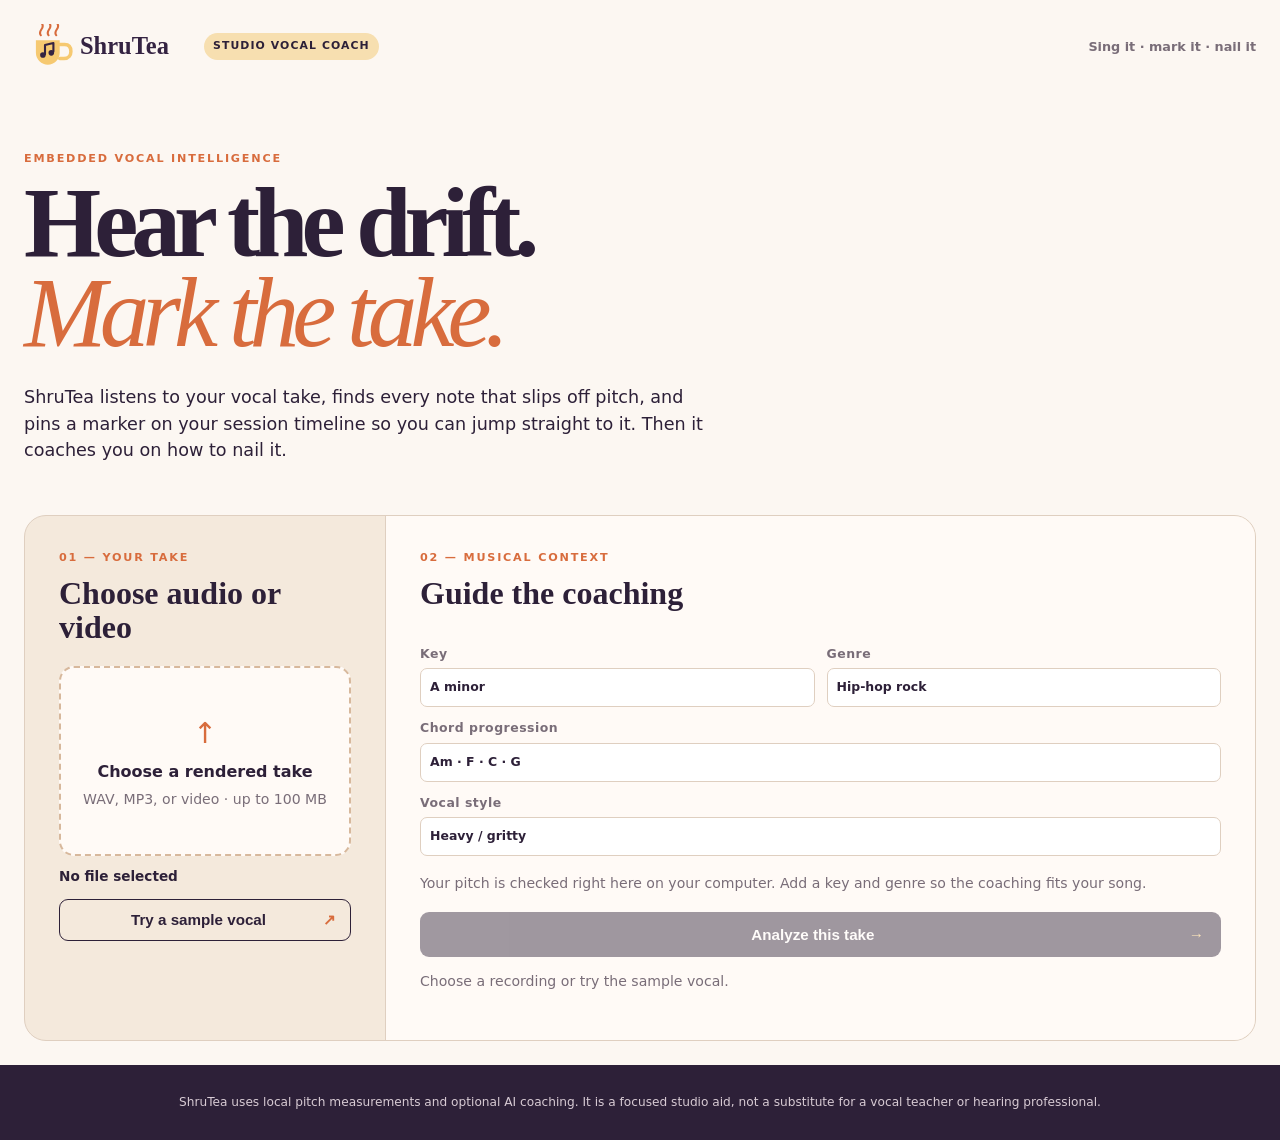
<file: ui/index.html>
<!doctype html>
<html lang="en">
<head>
  <meta charset="UTF-8">
  <meta name="viewport" content="width=device-width, initial-scale=1.0">
  <title>ShruTea — Vocal Coach</title>
  <link rel="stylesheet" href="styles.css">
</head>
<body>
  <main>
    <nav>
      <img src="logo.svg" alt="ShruTea">
      <span class="beta">STUDIO VOCAL COACH</span>
      <span class="nav-note">Sing it · mark it · nail it</span>
    </nav>

    <section class="hero">
      <p class="eyebrow">EMBEDDED VOCAL INTELLIGENCE</p>
      <h1>Hear the drift.<br><em>Mark the take.</em></h1>
      <p class="intro">ShruTea listens to your vocal take, finds every note that slips off pitch, and pins a marker on your session timeline so you can jump straight to it. Then it coaches you on how to nail it.</p>
    </section>

    <section class="workspace" aria-label="ShruTea vocal-analysis workspace">
      <div class="step-card upload-card">
        <p class="step">01 — YOUR TAKE</p>
        <h2>Choose audio or video</h2>
        <label class="dropzone" for="audio-file">
          <input id="audio-file" type="file" accept="audio/*,video/mp4,video/quicktime">
          <span class="upload-icon">↑</span>
          <strong>Choose a rendered take</strong>
          <small>WAV, MP3, or video · up to 100 MB</small>
        </label>
        <div id="file-name" class="file-name" aria-live="polite">No file selected</div>
        <button id="demo" class="secondary">Try a sample vocal <span>↗</span></button>
      </div>

      <div class="step-card setup-card">
        <p class="step">02 — MUSICAL CONTEXT</p>
        <h2>Guide the coaching</h2>
        <div class="field-grid">
          <label>Key <input id="key" value="A minor"></label>
          <label>Genre <input id="genre" value="Hip-hop rock"></label>
        </div>
        <label>Chord progression <input id="chords" value="Am · F · C · G"></label>
        <label>Vocal style <input id="vocal-style" value="Heavy / gritty"></label>
        <p class="context">Your pitch is checked right here on your computer. Add a key and genre so the coaching fits your song.</p>
        <button id="analyze" class="primary" disabled>Analyze this take <span>→</span></button>
        <p id="status" class="status" aria-live="polite">Choose a recording or try the sample vocal.</p>
      </div>
    </section>

    <section id="results" class="results" hidden aria-live="polite">
      <div class="results-heading">
        <div>
          <p class="eyebrow">YOUR RESULTS</p>
          <h2 id="result-title">Notes to revisit</h2>
        </div>
        <span class="score"><b id="drift-count">0</b><small>notes</small></span>
      </div>

      <div class="result-grid">
        <article class="card verdict">
          <p class="card-label">SHRUTEA SAYS</p>
          <h3 id="verdict-title">Listening to this take…</h3>
          <p id="verdict-copy">Your evidence-based verdict will appear here.</p>
          <div id="agent-mode" class="tag">Awaiting analysis</div>
        </article>

        <article class="card context-card">
          <p class="card-label">SESSION CONTEXT</p>
          <h3>How your pitch is checked</h3>
          <p>ShruTea listens to each note you sing and checks how close it lands to the true note. No sheet music or setup needed.</p>
          <div id="reference-notes" class="note-chips"></div>
        </article>

        <article class="card drift">
          <p class="card-label">WHERE IN YOUR TAKE</p>
          <div id="timeline" class="timeline"></div>
          <p id="summary"></p>
        </article>

        <article class="card reaper-card">
          <p class="card-label">ON YOUR TIMELINE</p>
          <h3>Markers, not mystery.</h3>
          <p>Each off-pitch note gets a marker in your session, so you can jump straight to the line that needs another take.</p>
          <div id="reaper-plan" class="tag">No markers yet</div>
        </article>
      </div>

      <div id="marker-list" class="marker-list"></div>

      <article class="card feedback">
        <p class="card-label">AI VOCAL COACH</p>
        <h3 id="feedback-headline"></h3>
        <p id="feedback-summary"></p>
        <p><b>Rhyme:</b> <span id="rhyme-scheme"></span></p>
        <p id="rhyme-feedback"></p>
        <p><b>Melody:</b> <span id="melody-feedback"></span></p>
        <p><b>Vibrato:</b> <span id="vibrato-feedback"></span></p>
        <h3>Next practice session</h3>
        <ol id="practice-steps"></ol>
        <h3>Arrangement ideas</h3>
        <ul id="instrument-recommendations"></ul>
      </article>

      <article class="card lyrics-card">
        <p class="card-label">EXTRACTED LYRICS</p>
        <h3>Extracted Lyrics</h3>
        <p id="lyrics-note" class="lyrics-note"></p>
        <textarea id="lyrics" rows="10" spellcheck="false" aria-label="Extracted lyrics, editable" placeholder="No lyrics were extracted. Type or paste your lyrics here."></textarea>
        <div class="lyrics-actions">
          <button id="recoach" class="primary" disabled>Update coaching with these lyrics <span>↻</span></button>
          <span id="lyrics-status" class="lyrics-status" aria-live="polite"></span>
        </div>
      </article>
    </section>
  </main>
  <footer>ShruTea uses local pitch measurements and optional AI coaching. It is a focused studio aid, not a substitute for a vocal teacher or hearing professional.</footer>
  <script src="app.js"></script>
</body>
</html>
</file>
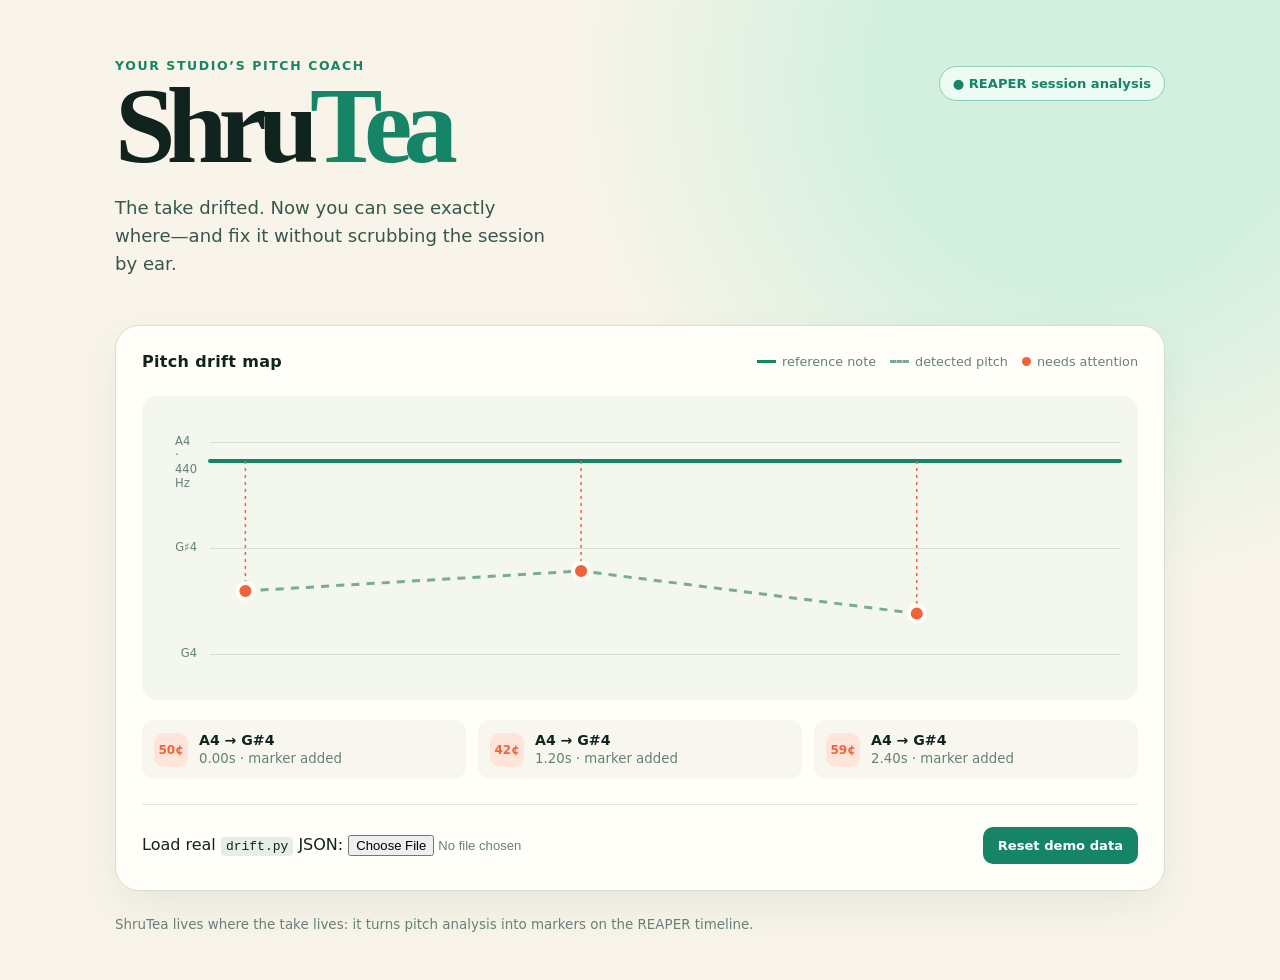
<file: demo.html>
<!doctype html>
<html lang="en">
<head>
  <meta charset="utf-8">
  <meta name="viewport" content="width=device-width, initial-scale=1">
  <title>ShruTea — Pitch Timeline</title>
  <style>
    :root { --ink:#10231f; --muted:#66817a; --cream:#f8f4e9; --mint:#b8e6d1; --tea:#168567; --orange:#f0643b; --yellow:#f4be47; }
    * { box-sizing:border-box; }
    body { margin:0; min-height:100vh; color:var(--ink); background:radial-gradient(circle at 85% 8%, #d3f0df 0 15%, transparent 36%), var(--cream); font-family:ui-rounded, "Avenir Next", Avenir, system-ui, sans-serif; }
    main { width:min(1050px, calc(100% - 40px)); margin:0 auto; padding:58px 0 48px; }
    header { display:flex; align-items:flex-start; justify-content:space-between; gap:30px; }
    .eyebrow { margin:0 0 9px; color:var(--tea); font-size:.78rem; font-weight:800; letter-spacing:.13em; text-transform:uppercase; }
    h1 { margin:0; font-family:Georgia, serif; font-size:clamp(3.4rem, 9vw, 6.8rem); line-height:.8; letter-spacing:-.08em; }
    h1 span { color:var(--tea); }
    .tagline { max-width:430px; margin:25px 0 0; font-size:1.13rem; line-height:1.55; color:#36574e; }
    .pill { flex:none; margin-top:8px; padding:9px 13px; border:1px solid #8ccfb6; border-radius:999px; color:var(--tea); background:#ecfbf3; font-size:.82rem; font-weight:800; }
    .panel { margin-top:47px; padding:26px; border:1px solid #d8ded1; border-radius:24px; background:#fffef9; box-shadow:0 17px 40px #1e4c3d11; }
    .panel-top { display:flex; align-items:center; justify-content:space-between; gap:18px; margin-bottom:25px; }
    h2 { margin:0; font-size:1rem; letter-spacing:.02em; }
    .legend { display:flex; flex-wrap:wrap; gap:14px; color:var(--muted); font-size:.8rem; }
    .key { display:inline-flex; align-items:center; gap:6px; } .dot { width:9px; height:9px; border-radius:50%; background:var(--orange); } .line { width:19px; border-top:3px solid var(--tea); } .line.dash { border-top-style:dashed; border-color:#7ba99b; }
    .chart { position:relative; overflow:hidden; min-height:300px; padding:30px 18px 38px 68px; border-radius:15px; background:#f3f7ee; }
    .gridline { position:absolute; left:68px; right:18px; border-top:1px solid #d5dfd4; } .gridline span { position:absolute; right:calc(100% + 13px); top:-9px; color:var(--muted); font-size:.72rem; }
    #plot { position:relative; z-index:1; width:100%; height:232px; overflow:visible; }
    .marker-list { display:grid; grid-template-columns:repeat(3, 1fr); gap:12px; margin-top:20px; }
    .marker { display:flex; align-items:center; gap:11px; padding:12px; border-radius:13px; background:#f7f7f0; }
    .marker strong { display:block; font-size:.88rem; } .marker small { color:var(--muted); } .marker b { display:grid; place-items:center; width:34px; height:34px; flex:none; border-radius:10px; background:#ffe4d9; color:var(--orange); font-size:.75rem; }
    .controls { display:flex; flex-wrap:wrap; align-items:center; justify-content:space-between; gap:14px; margin-top:25px; padding-top:22px; border-top:1px solid #e5e6dc; }
    input { max-width:230px; color:var(--muted); font-size:.82rem; } button { border:0; border-radius:10px; padding:11px 15px; cursor:pointer; color:white; background:var(--tea); font:inherit; font-size:.82rem; font-weight:800; }
    footer { margin-top:26px; color:var(--muted); font-size:.84rem; } code { padding:2px 5px; border-radius:4px; background:#e6eee6; }
    @media (max-width:650px) { main{width:min(100% - 28px,1050px);padding-top:35px} header{display:block}.pill{display:inline-block;margin-top:22px}.panel{padding:16px}.panel-top{display:block}.legend{margin-top:13px}.chart{padding-left:44px}.gridline{left:44px}.marker-list{grid-template-columns:1fr} }
  </style>
</head>
<body>
  <main>
    <header>
      <div>
        <p class="eyebrow">Your studio’s pitch coach</p>
        <h1>Shru<span>Tea</span></h1>
        <p class="tagline">The take drifted. Now you can see exactly where—and fix it without scrubbing the session by ear.</p>
      </div>
      <div class="pill">● REAPER session analysis</div>
    </header>

    <section class="panel">
      <div class="panel-top">
        <h2>Pitch drift map</h2>
        <div class="legend"><span class="key"><i class="line"></i> reference note</span><span class="key"><i class="line dash"></i> detected pitch</span><span class="key"><i class="dot"></i> needs attention</span></div>
      </div>
      <div class="chart">
        <div class="gridline" style="top:15%"><span>A4 · 440 Hz</span></div>
        <div class="gridline" style="top:50%"><span>G♯4</span></div>
        <div class="gridline" style="top:85%"><span>G4</span></div>
        <svg id="plot" viewBox="0 0 900 232" preserveAspectRatio="none" aria-label="Pitch drift timeline"></svg>
      </div>
      <div id="markers" class="marker-list"></div>
      <div class="controls">
        <label>Load real <code>drift.py</code> JSON: <input id="file" type="file" accept="application/json,.json"></label>
        <button id="sample">Reset demo data</button>
      </div>
    </section>
    <footer>ShruTea lives where the take lives: it turns pitch analysis into markers on the REAPER timeline.</footer>
  </main>
  <script>
    const sample = [
      { time: 0.0, expected_note: 'A4', actual_note: 'G#4', cents_off: 50.0 },
      { time: 1.2, expected_note: 'A4', actual_note: 'G#4', cents_off: 42.3 },
      { time: 2.4, expected_note: 'A4', actual_note: 'G#4', cents_off: 58.7 }
    ];
    const svg = document.getElementById('plot'), markers = document.getElementById('markers');
    const ns = 'http://www.w3.org/2000/svg';
    const el = (tag, attrs) => { const node = document.createElementNS(ns, tag); Object.entries(attrs).forEach(([key, value]) => node.setAttribute(key, value)); return node; };
    function render(entries) {
      svg.replaceChildren(); markers.replaceChildren();
      if (!entries.length) { markers.innerHTML = '<div class="marker"><b>✓</b><div><strong>In tune</strong><small>No drift markers in this take.</small></div></div>'; return; }
      const duration = Math.max(...entries.map(e => Number(e.time)), 3);
      const points = entries.map((e, i) => ({ x: 35 + 830 * Number(e.time) / duration, y: 35 + Math.min(160, Number(e.cents_off) * 2.6), ...e, i }));
      svg.append(el('line', { x1: 0, y1: 35, x2: 900, y2: 35, stroke: '#168567', 'stroke-width': 4, 'stroke-linecap': 'round' }));
      svg.append(el('polyline', { points: points.map(p => `${p.x},${p.y}`).join(' '), fill: 'none', stroke: '#7ba99b', 'stroke-width': 3, 'stroke-dasharray': '8 7' }));
      points.forEach(p => {
        svg.append(el('line', { x1:p.x, y1:35, x2:p.x, y2:p.y, stroke:'#f0643b', 'stroke-width':1.5, 'stroke-dasharray':'3 4' }));
        svg.append(el('circle', { cx:p.x, cy:p.y, r:8, fill:'#f0643b', stroke:'#fffef9', 'stroke-width':4 }));
        const item = document.createElement('div'); item.className = 'marker';
        item.innerHTML = `<b>${Math.round(p.cents_off)}¢</b><div><strong>${p.expected_note} → ${p.actual_note}</strong><small>${Number(p.time).toFixed(2)}s · marker added</small></div>`;
        markers.append(item);
      });
    }
    document.getElementById('file').addEventListener('change', async event => {
      const file = event.target.files[0]; if (!file) return;
      try { const data = JSON.parse(await file.text()); if (!Array.isArray(data)) throw new Error(); render(data); }
      catch { alert('Choose a JSON array produced by drift.py.'); }
    });
    document.getElementById('sample').addEventListener('click', () => render(sample));
    render(sample);
  </script>
</body>
</html>
</file>
<file: ui/styles.css>
:root{--ink:#2d2038;--paper:#fcf7f2;--cream:#f4e9dc;--orange:#d86c3d;--yellow:#f6c971;--line:#dfcfc0;--muted:#796d78}*{box-sizing:border-box}body{margin:0;background:var(--paper);color:var(--ink);font-family:Inter,ui-sans-serif,system-ui,sans-serif;line-height:1.5}main{max-width:1280px;margin:auto;padding:24px}nav{display:flex;align-items:center;gap:12px}nav img{width:168px}.beta,.tag{font-size:.68rem;font-weight:800;letter-spacing:.1em;border-radius:999px;padding:5px 9px;background:#f7dfb0}.nav-note{margin-left:auto;color:var(--muted);font-size:.8rem;font-weight:700}.hero{max-width:760px;padding:82px 0 52px}.eyebrow,.step,.card-label{font-size:.7rem;letter-spacing:.16em;font-weight:800;color:var(--orange);margin:0 0 10px}.hero h1{font-family:Georgia,serif;font-size:clamp(3.4rem,8vw,6.2rem);letter-spacing:-.07em;line-height:.91;margin:0}.hero em{color:var(--orange);font-weight:400}.intro{font-size:1.1rem;max-width:680px;margin:26px 0 0}.workspace{display:grid;grid-template-columns:minmax(280px,360px) minmax(0,1fr);background:var(--cream);border:1px solid var(--line);border-radius:22px;overflow:hidden}.step-card{min-width:0;padding:34px}.setup-card{background:#fffaf6;border-left:1px solid var(--line)}h2,h3{font-family:Georgia,serif;line-height:1.05;margin:0 0 22px}h2{font-size:2rem}h3{font-size:1.4rem}.dropzone{min-height:190px;border:2px dashed #d7b89c;border-radius:15px;display:flex;flex-direction:column;gap:5px;justify-content:center;align-items:center;text-align:center;background:#fffaf6;cursor:pointer}.dropzone:hover{border-color:var(--orange)}.dropzone input{position:absolute;opacity:0;width:1px}.upload-icon{font-size:1.8rem;color:var(--orange)}small,.context,.status{color:var(--muted);font-size:.88rem}.file-name,.context,.status{overflow-wrap:anywhere}.file-name{font-size:.85rem;font-weight:700;margin-top:10px}.secondary,.primary{border-radius:9px;font-weight:800;font-size:.95rem;cursor:pointer}.secondary{width:100%;margin-top:12px;padding:11px 14px;background:transparent;color:var(--ink);border:1px solid var(--ink)}.secondary span{float:right;color:var(--orange)}.context{margin:17px 0 0}.field-grid{display:grid;grid-template-columns:repeat(2,minmax(0,1fr));gap:12px}.setup-card label{display:grid;min-width:0;gap:5px;margin-top:12px;font-size:.78rem;font-weight:800;letter-spacing:.04em;color:var(--muted)}input:not([type=file]){min-width:0;width:100%;border:1px solid var(--line);border-radius:7px;background:white;padding:9px;color:var(--ink);font:inherit;letter-spacing:normal}.primary{width:100%;margin-top:18px;padding:14px 17px;background:var(--ink);color:white;border:0}.primary:disabled,.secondary:disabled{opacity:.45;cursor:not-allowed}.primary span{float:right;color:var(--yellow)}.results{padding:72px 0}.results-heading{display:flex;align-items:center;justify-content:space-between}.score{display:grid;place-items:center;width:76px;height:76px;background:var(--yellow);border-radius:50%;line-height:1}.score b{font-family:Georgia,serif;font-size:2rem}.score small{font-size:.58rem}.result-grid,.marker-list{display:grid;grid-template-columns:repeat(2,minmax(0,1fr));gap:14px}.card,.marker,.raw{min-width:0;border:1px solid var(--line);border-radius:16px;background:white;padding:25px}.verdict{background:#fff8ef}.reaper-card{background:var(--ink);color:var(--paper)}.reaper-card .card-label{color:var(--yellow)}.reaper-card .tag{color:var(--ink)}.timeline{height:14px;background:#f1e5da;border-radius:30px;position:relative;margin:24px 0}.timeline:before{content:"";position:absolute;inset:0;border-radius:30px;background:linear-gradient(90deg,#89aa83,#f4be69)}.timeline i{position:absolute;top:-5px;width:24px;height:24px;border:4px solid white;border-radius:50%;background:var(--orange);z-index:1}.marker-list{margin-top:14px}.marker{display:flex;gap:13px;align-items:center}.marker b{display:grid;place-items:center;flex:none;width:46px;height:46px;border-radius:12px;background:#ffe0d3;color:var(--orange)}.marker strong{display:block}.good b{background:#d9ead2;color:#4e7c4a}.note-chips{display:flex;flex-wrap:wrap;gap:7px}.note-chips span{padding:5px 8px;border-radius:7px;background:#efe5dc;font-size:.78rem;font-weight:700}.feedback{margin-top:14px}.feedback h3:not(:first-of-type){margin-top:24px}.feedback li{margin:7px 0}.raw{margin-top:14px;color:var(--muted)}summary{cursor:pointer;font-weight:800;color:var(--ink)}pre{overflow:auto;padding:14px;background:#f6f2ed;border-radius:8px;font-size:.8rem}code{padding:2px 5px;border-radius:4px;background:#eee4dc}footer{padding:28px;text-align:center;background:var(--ink);color:#d8cbd4;font-size:.76rem}@media(max-width:820px){main{padding:16px}.hero{padding:55px 0 40px}.workspace,.result-grid,.marker-list,.field-grid{grid-template-columns:1fr}.setup-card{border-left:0;border-top:1px solid var(--line)}.nav-note{display:none}}.lyrics-card{margin-top:18px}.lyrics-note{color:var(--muted);font-size:.9rem}.lyrics-card textarea{width:100%;min-height:220px;resize:vertical;border:1px solid var(--line);border-radius:14px;padding:14px 16px;background:var(--paper);color:var(--ink);font:inherit;line-height:1.7}.lyrics-card textarea:focus{outline:2px solid var(--orange);outline-offset:1px}.lyrics-actions{display:flex;flex-wrap:wrap;align-items:center;gap:12px;margin-top:12px}.lyrics-actions .primary{width:auto;margin:0}.lyrics-status{color:var(--muted);font-size:.85rem}
</file>
